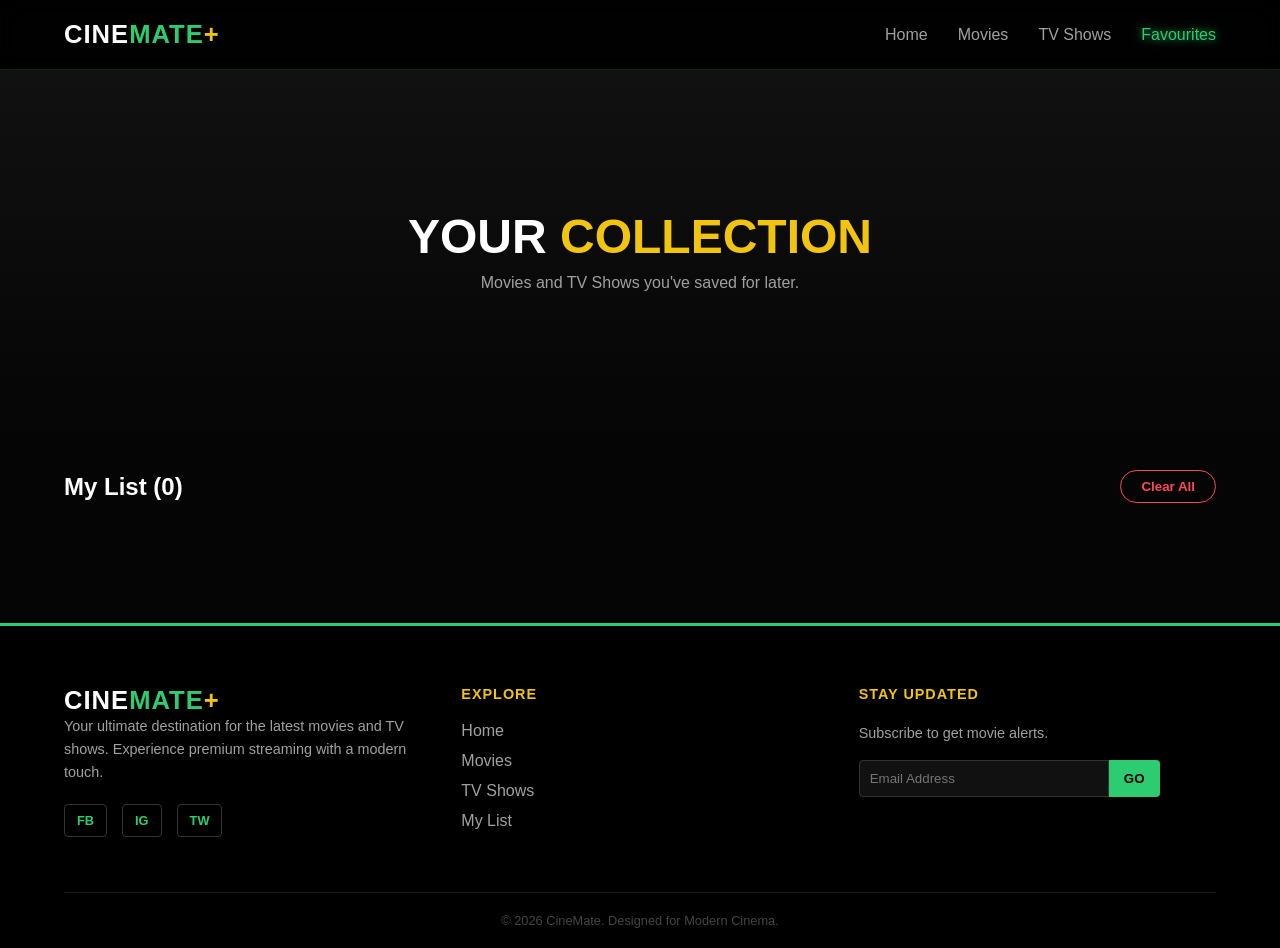
<file: favourites.html>
<!DOCTYPE html>
<html lang="en">
<head>
    <meta charset="UTF-8">
    <meta name="viewport" content="width=device-width, initial-scale=1.0">
    <link rel="stylesheet" href="style.css">
    <title>My Favourites | CineMate</title>
</head>
<body>
    <nav class="navbar">
        <div class="logo">CINE<span>MATE</span><b>+</b></div>
        <ul class="nav-links">
            <li><a href="index.html">Home</a></li>
            <li><a href="movies.html">Movies</a></li>
            <li><a href="tv-shows.html">TV Shows</a></li>
            <li><a href="favourites.html" class="active">Favourites</a></li>
        </ul>
    </nav>

    <header class="hero movies-hero fav-hero">
        <div class="hero-text text-center">
            <h1>YOUR <span style="color: var(--bright-yellow);">COLLECTION</span></h1>
            <p style="color: var(--text-dim);">Movies and TV Shows you've saved for later.</p>
        </div>
    </header>

    <div class="container">
        <div class="section-header" style="display: flex; justify-content: space-between; align-items: center; margin-bottom: 30px;">
            <h2>My List <span id="fav-count">(0)</span></h2>
            <button id="clear-all-btn" class="filter-btn" style="border-color: #ff4757; color: #ff4757;">Clear All</button>
        </div>

        <div class="movie-grid" id="favourites-grid">
            </div>
    </div>

    <footer class="main-footer">
        <div class="footer-container">
            <div class="footer-column brand-info">
                <div class="logo">CINE<span>MATE</span><b>+</b></div>
                <p>Your ultimate destination for the latest movies and TV shows. Experience premium streaming with a modern touch.</p>
                <div class="social-icons">
                    <a href="#">FB</a>
                    <a href="#">IG</a>
                    <a href="#">TW</a>
                </div>
            </div>
            <div class="footer-column">
                <h4>Explore</h4>
                <ul>
                    <li><a href="index.html">Home</a></li>
                    <li><a href="movies.html">Movies</a></li>
                    <li><a href="tv-shows.html">TV Shows</a></li>
                    <li><a href="favourites.html">My List</a></li>
                </ul>
            </div>
            <div class="footer-column newsletter">
                <h4>Stay Updated</h4>
                <p>Subscribe to get movie alerts.</p>
                <div class="subscribe-box">
                    <input type="email" placeholder="Email Address">
                    <button type="button">GO</button>
                </div>
            </div>
        </div>
        <div class="footer-bottom">
            <p>&copy; 2026 CineMate. Designed for Modern Cinema.</p>
        </div>
    </footer>

    <script src="script.js"></script>
</body>
</html>
</file>
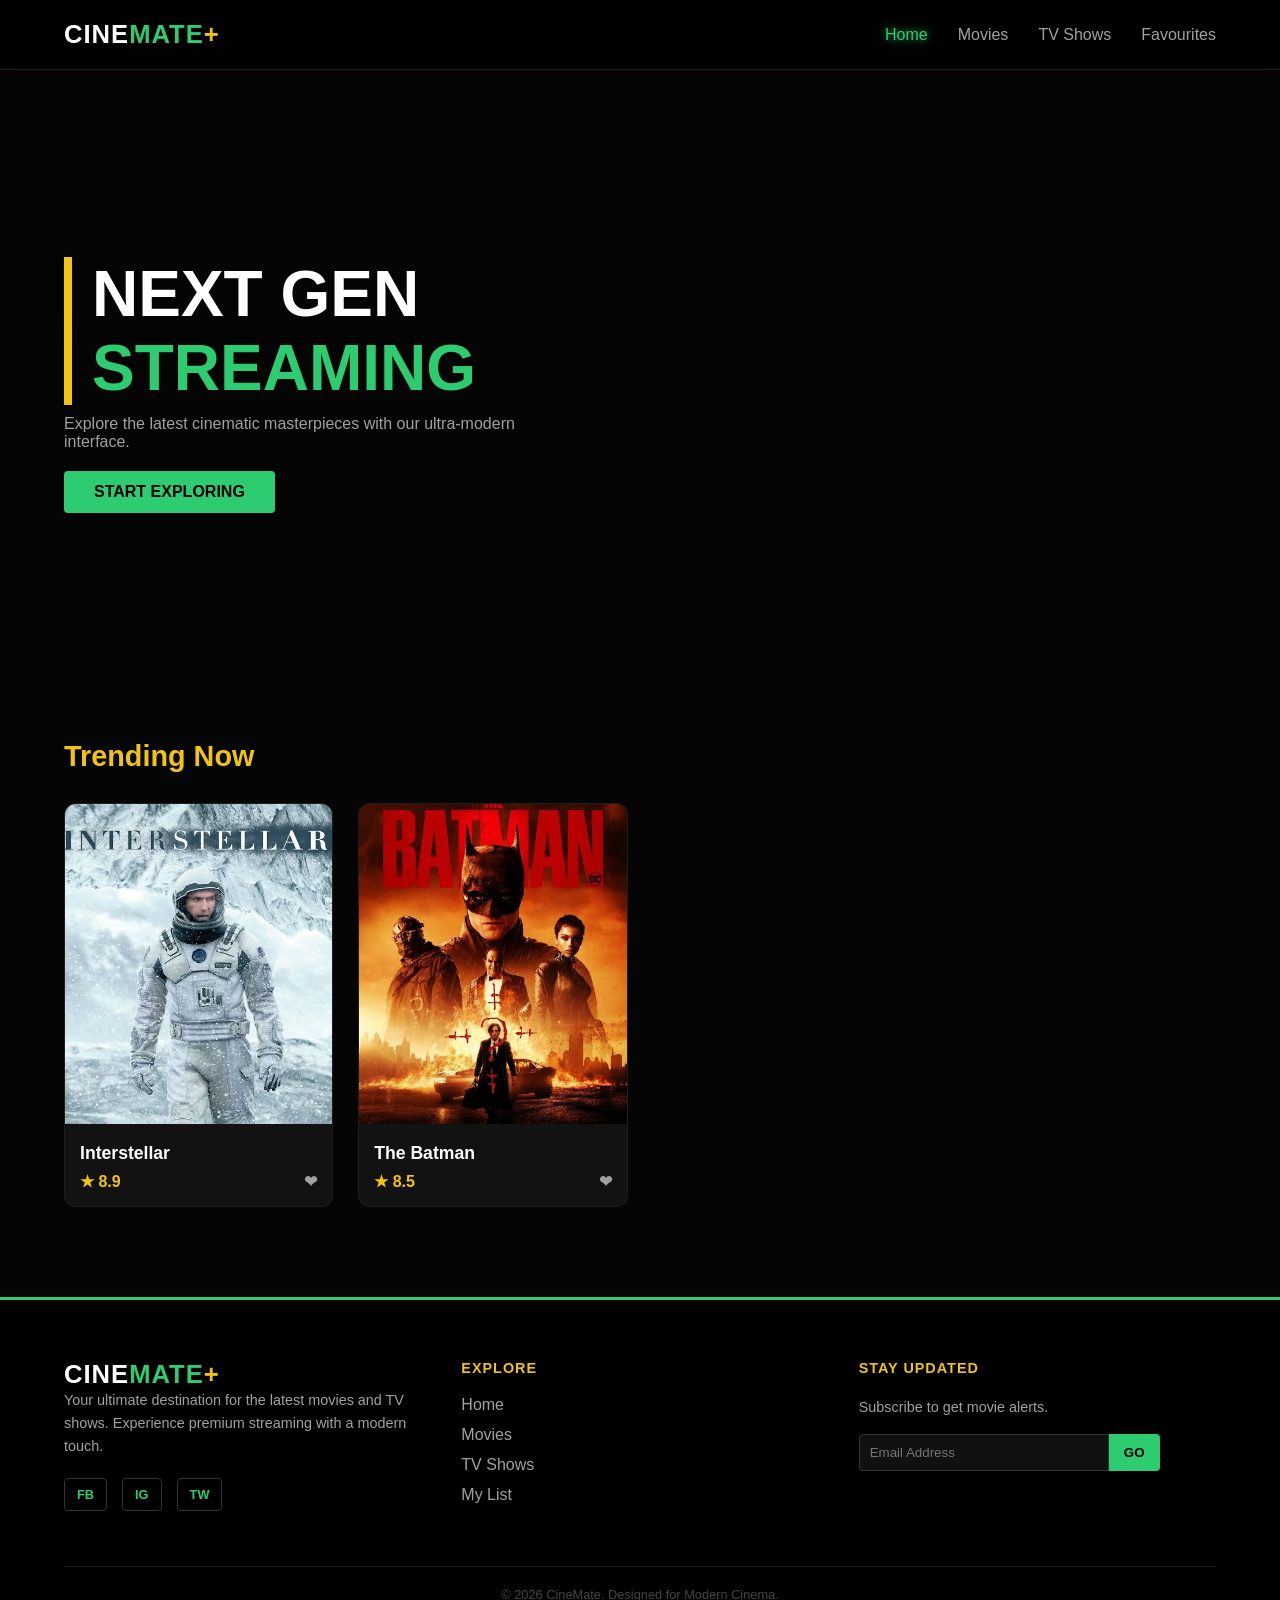
<file: home.html>
<!DOCTYPE html>
<html lang="en">
<head>
    <link rel="stylesheet" href="style.css">
    <title>CineMate | Green & Gold Edition</title>
</head>
<body>
    <nav class="navbar">
        <div class="logo">CINE<span>MATE</span><b>+</b></div>
        <ul class="nav-links">
            <li><a href="home.html" class="active">Home</a></li>
            <li><a href="movies.html">Movies</a></li>
            <li><a href="tv-shows.html">TV Shows</a></li>
            <li><a href="favourites.html">Favourites</a></li>
        </ul>
    </nav>

    <header class="hero">
        <div class="hero-text">
            <h1>NEXT GEN<br><span style="color: var(--neon-green);">STREAMING</span></h1>
            <p style="color: var(--text-dim); max-width: 500px;">Explore the latest cinematic masterpieces with our ultra-modern interface.</p>
            <a href="movies.html" class="btn">START EXPLORING</a>
        </div>
    </header>

    <div class="container">
        <h2 class="section-title">Trending Now</h2>
        <div class="movie-grid">
            <div class="movie-card">
                <img src="Interstellar.jpg" alt="Movie">
                <div class="card-content">
                    <h3>Interstellar</h3>
                    <div class="rating"><span>★ 8.9</span> <span class="fav-icon">❤</span></div>
                </div>
            </div>
            <div class="movie-card">
                <img src="The Batman.jpg" alt="Movie">
                <div class="card-content">
                    <h3>The Batman</h3>
                    <div class="rating"><span>★ 8.5</span> <span class="fav-icon">❤</span></div>
                </div>
            </div>
        </div>
    </div>

    <footer class="main-footer">
        <div class="footer-container">
            <div class="footer-column brand-info">
                <div class="logo">CINE<span>MATE</span><b>+</b></div>
                <p>Your ultimate destination for the latest movies and TV shows. Experience premium streaming with a modern touch.</p>
                <div class="social-icons">
                    <a href="#">FB</a>
                    <a href="#">IG</a>
                    <a href="#">TW</a>
                </div>
            </div>

            <div class="footer-column">
                <h4>Explore</h4>
                <ul>
                    <li><a href="home.html">Home</a></li>
                    <li><a href="movies.html">Movies</a></li>
                    <li><a href="tv-shows.html">TV Shows</a></li>
                    <li><a href="favourites.html">My List</a></li>
                </ul>
            </div>

            <div class="footer-column newsletter">
                <h4>Stay Updated</h4>
                <p>Subscribe to get movie alerts.</p>
                <div class="subscribe-box">
                    <input type="email" placeholder="Email Address">
                    <button type="button">GO</button>
                </div>
            </div>
        </div>

        <div class="footer-bottom">
            <p>&copy; 2026 CineMate. Designed for Modern Cinema.</p>
        </div>
    </footer>
</body>
</html>
</file>
<file: style.css>
/* Color Palette */
:root {
    --bg-black: #050505;
    --card-gray: #121212;
    --neon-green: #2ecc71;
    --bright-yellow: #f1c40f;
    --text-main: #ffffff;
    --text-dim: #a0a0a0;
}

* {
    margin: 0;
    padding: 0;
    box-sizing: border-box;
    font-family: 'Inter', sans-serif;
}

body {
    background-color: var(--bg-black);
    color: var(--text-main);
    overflow-x: hidden;
}

/* --- NAVIGATION --- */
.navbar {
    display: flex;
    justify-content: space-between;
    align-items: center;
    padding: 20px 5%;
    background: rgba(0, 0, 0, 0.8);
    backdrop-filter: blur(10px);
    position: sticky;
    top: 0;
    z-index: 1000;
    border-bottom: 1px solid rgba(46, 204, 113, 0.2);
}

.logo {
    font-size: 1.6rem;
    font-weight: 800;
    letter-spacing: 1px;
}

.logo span { color: var(--neon-green); }
.logo b { color: var(--bright-yellow); }

.nav-links {
    display: flex;
    list-style: none;
    gap: 30px;
}

.nav-links a {
    text-decoration: none;
    color: var(--text-dim);
    font-weight: 500;
    transition: 0.3s;
}

.nav-links a:hover, .nav-links a.active {
    color: var(--neon-green);
    text-shadow: 0 0 10px var(--neon-green);
}

/* --- HERO SECTION --- */
.hero {
    height: 70vh;
    background: linear-gradient(to bottom, rgba(0,0,0,0.2), var(--bg-black)), 
                url('https://images.unsplash.com/photo-1536440136628-849c177e76a1?q=80&w=1500') center/cover;
    display: flex;
    align-items: center;
    padding: 0 5%;
}

.hero-text h1 {
    font-size: 4rem;
    margin-bottom: 10px;
    border-left: 8px solid var(--bright-yellow);
    padding-left: 20px;
}

.btn {
    display: inline-block;
    padding: 12px 30px;
    background: var(--neon-green);
    color: black;
    text-decoration: none;
    font-weight: bold;
    border-radius: 4px;
    margin-top: 20px;
    transition: 0.3s;
}

.btn:hover {
    background: var(--bright-yellow);
    box-shadow: 0 0 20px var(--bright-yellow);
}

/* --- MOVIE GRID SYSTEM --- */
.container { padding: 40px 5%; }

.section-title {
    margin-bottom: 30px;
    font-size: 1.8rem;
    color: var(--bright-yellow);
}

.movie-grid {
    display: grid;
    grid-template-columns: repeat(auto-fill, minmax(220px, 1fr));
    gap: 25px;
}

.movie-card {
    background: var(--card-gray);
    border-radius: 12px;
    overflow: hidden;
    transition: transform 0.4s ease;
    border: 1px solid rgba(255, 255, 255, 0.05);
}

.movie-card:hover {
    transform: translateY(-10px);
    border-color: var(--neon-green);
}

.movie-card img {
    width: 100%;
    height: 320px;
    object-fit: cover;
}

.card-content { padding: 15px; }

.card-content h3 { font-size: 1.1rem; margin-bottom: 8px; }

.rating {
    color: var(--bright-yellow);
    font-weight: bold;
    display: flex;
    justify-content: space-between;
}

.fav-icon {
    color: var(--text-dim);
    cursor: pointer;
}

.fav-icon:hover { color: #ff4757; }

/* --- RESPONSIVE FOOTER STYLES --- */
.main-footer {
    background-color: #000000;
    color: #ffffff;
    padding: 60px 5% 20px;
    border-top: 3px solid var(--neon-green);
    margin-top: 50px;
}

.footer-container {
    display: flex;
    flex-wrap: wrap; /* Allows columns to drop to the next line on small screens */
    justify-content: space-between;
    gap: 40px;
}

.footer-column {
    flex: 1;
    min-width: 250px; /* Forces elements to stack on mobile */
}

.footer-column h4 {
    color: var(--bright-yellow);
    margin-bottom: 20px;
    text-transform: uppercase;
    font-size: 0.9rem;
    letter-spacing: 1px;
}

.footer-column p {
    color: var(--text-dim);
    font-size: 0.9rem;
    line-height: 1.6;
}

.footer-column ul {
    list-style: none;
}

.footer-column ul li {
    margin-bottom: 12px;
}

.footer-column ul a {
    text-decoration: none;
    color: var(--text-dim);
    transition: 0.3s;
}

.footer-column ul a:hover {
    color: var(--neon-green);
    padding-left: 5px; /* Creates a slight shifting effect on hover */
}

/* Newsletter Input */
.subscribe-box {
    display: flex;
    margin-top: 15px;
}

.subscribe-box input {
    background: #111;
    border: 1px solid #333;
    padding: 10px;
    color: white;
    width: 70%;
    border-radius: 4px 0 0 4px;
    outline: none;
}

.subscribe-box input:focus {
    border-color: var(--neon-green);
}

.subscribe-box button {
    background: var(--neon-green);
    border: none;
    padding: 10px 15px;
    font-weight: bold;
    cursor: pointer;
    border-radius: 0 4px 4px 0;
    transition: 0.3s;
}

.subscribe-box button:hover {
    background: var(--bright-yellow);
}

/* Social Icons */
.social-icons {
    margin-top: 20px;
    display: flex;
    gap: 15px;
}

.social-icons a {
    color: var(--neon-green);
    text-decoration: none;
    font-weight: bold;
    font-size: 0.8rem;
    border: 1px solid #333;
    padding: 8px 12px;
    border-radius: 4px;
    transition: 0.3s;
}

.social-icons a:hover {
    background: var(--neon-green);
    color: black;
}

/* Bottom Bar */
.footer-bottom {
    text-align: center;
    margin-top: 50px;
    padding-top: 20px;
    border-top: 1px solid #1a1a1a;
    color: #444;
    font-size: 0.8rem;
}

/* Mobile Adjustments */
@media (max-width: 768px) {
    .footer-container {
        flex-direction: column;
        text-align: center;
    }
    
    .subscribe-box {
        justify-content: center;
    }
    
    .social-icons {
        justify-content: center;
    }
}

/*movies.html/*

/* --- MOVIES PAGE SPECIFIC STYLES --- */

/* Shorter Hero for secondary pages */
.movies-hero {
    height: 40vh;
    justify-content: center;
    text-align: center;
    background: linear-gradient(to bottom, rgba(0,0,0,0.6), var(--bg-black)), 
                url('https://images.unsplash.com/photo-1485846234645-a62644f84728?q=80&w=1500') center/cover;
}

.movies-hero .hero-text {
    width: 100%;
    display: flex;
    flex-direction: column;
    align-items: center;
}

.movies-hero h1 {
    font-size: 3rem;
    border-left: none; /* Removing the left border from the home page hero */
    padding-left: 0;
    margin-bottom: 10px;
}

/* Filter Bar Styling */
.filter-bar {
    display: flex;
    flex-wrap: wrap;
    align-items: center;
    gap: 15px;
    margin-bottom: 40px;
    padding-bottom: 20px;
    border-bottom: 1px solid rgba(255, 255, 255, 0.1);
}

.filter-btn {
    background: transparent;
    border: 1px solid #333;
    color: var(--text-dim);
    padding: 8px 20px;
    border-radius: 30px;
    cursor: pointer;
    font-weight: bold;
    transition: 0.3s;
}

.filter-btn:hover, .filter-btn.active {
    background: var(--neon-green);
    color: black;
    border-color: var(--neon-green);
}

.sort-box {
    margin-left: auto; /* Pushes the sort dropdown to the right */
}

.sort-select {
    background: #111;
    color: var(--text-main);
    border: 1px solid #333;
    padding: 10px 15px;
    border-radius: 5px;
    outline: none;
    cursor: pointer;
}

.sort-select:focus {
    border-color: var(--bright-yellow);
}

/* Mobile Adjustments for Filter Bar */
@media (max-width: 768px) {
    .filter-bar {
        justify-content: center;
    }
    .sort-box {
        margin-left: 0;
        width: 100%;
        text-align: center;
        margin-top: 10px;
    }
    .sort-select {
        width: 100%;
    }
}

/* TV Shows Specific Hero Background */
.tv-hero {
    background: linear-gradient(to bottom, rgba(0,0,0,0.6), var(--bg-black)), 
                url('https://images.unsplash.com/photo-1593784991095-a205069470b6?q=80&w=1500') center/cover;
}

/* Favourites Specific Hero Background */
.fav-hero {
    background: linear-gradient(to bottom, rgba(22, 22, 22, 0.7), var(--bg-black)), 
                url('https://static.vecteezy.com/system/resources/thumbnails/001/254/680/small/cinema-background-concept.jpg') center/cover;
}

/* Remove Icon for Favourites Page */
.remove-icon {
    color: var(--text-dim);
    cursor: pointer;
    font-size: 1.1rem;
    transition: 0.3s;
}

.remove-icon:hover {
    color: #ff4757; /* A bright red to indicate deletion */
    transform: scale(1.2);
}

/* Hover effect for the Clear All button */
.filter-btn[style*="border-color: #ff4757"]:hover {
    background: #ff4757 !important;
    color: white !important;
}

/* Dynamic Rating Colors */
.rating-gold { color: var(--bright-yellow); font-weight: bold; }
.rating-green { color: var(--neon-green); font-weight: bold; }
.rating-standard { color: var(--text-dim); }

/* Absolute Positioning for Dynamic Badges */
.card-badge {
    position: absolute;
    top: 10px;
    left: 10px;
    padding: 4px 10px;
    border-radius: 4px;
    font-size: 0.75rem;
    font-weight: bold;
    text-transform: uppercase;
    z-index: 10;
}
</file>
